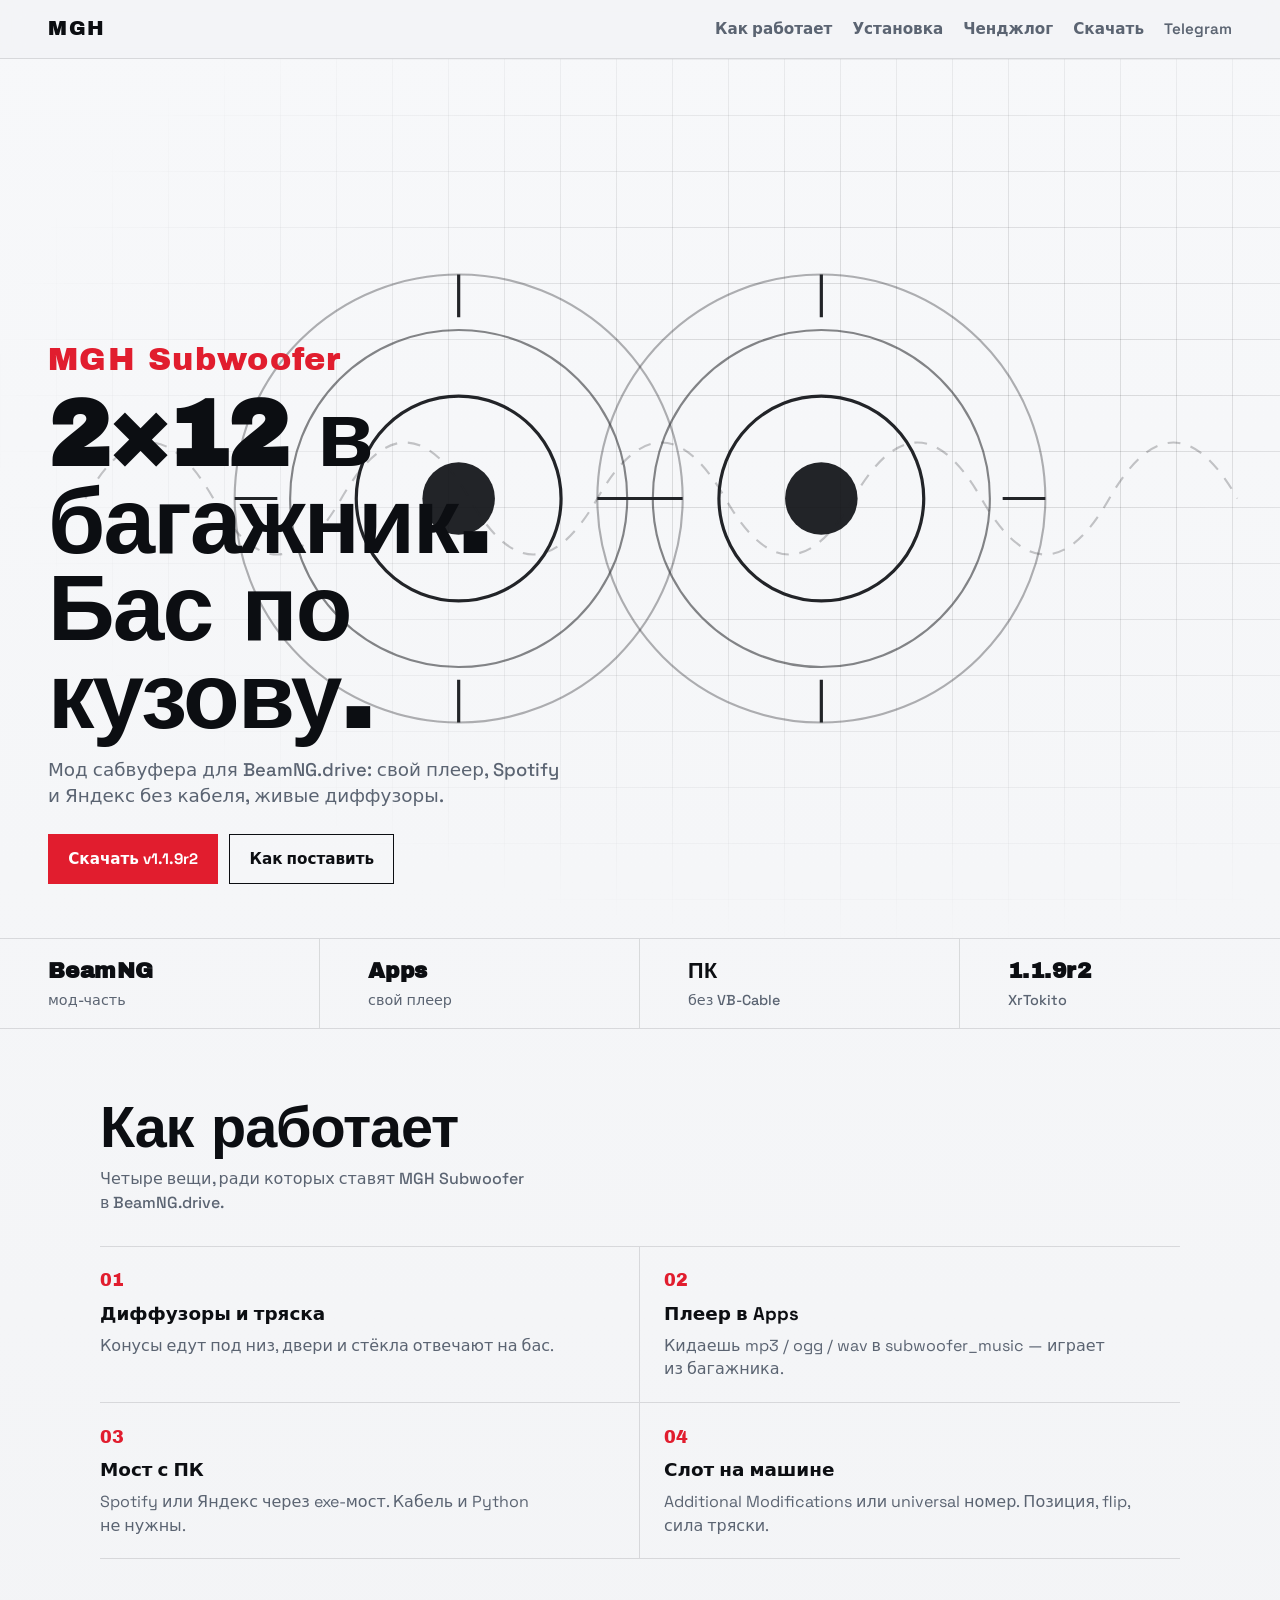
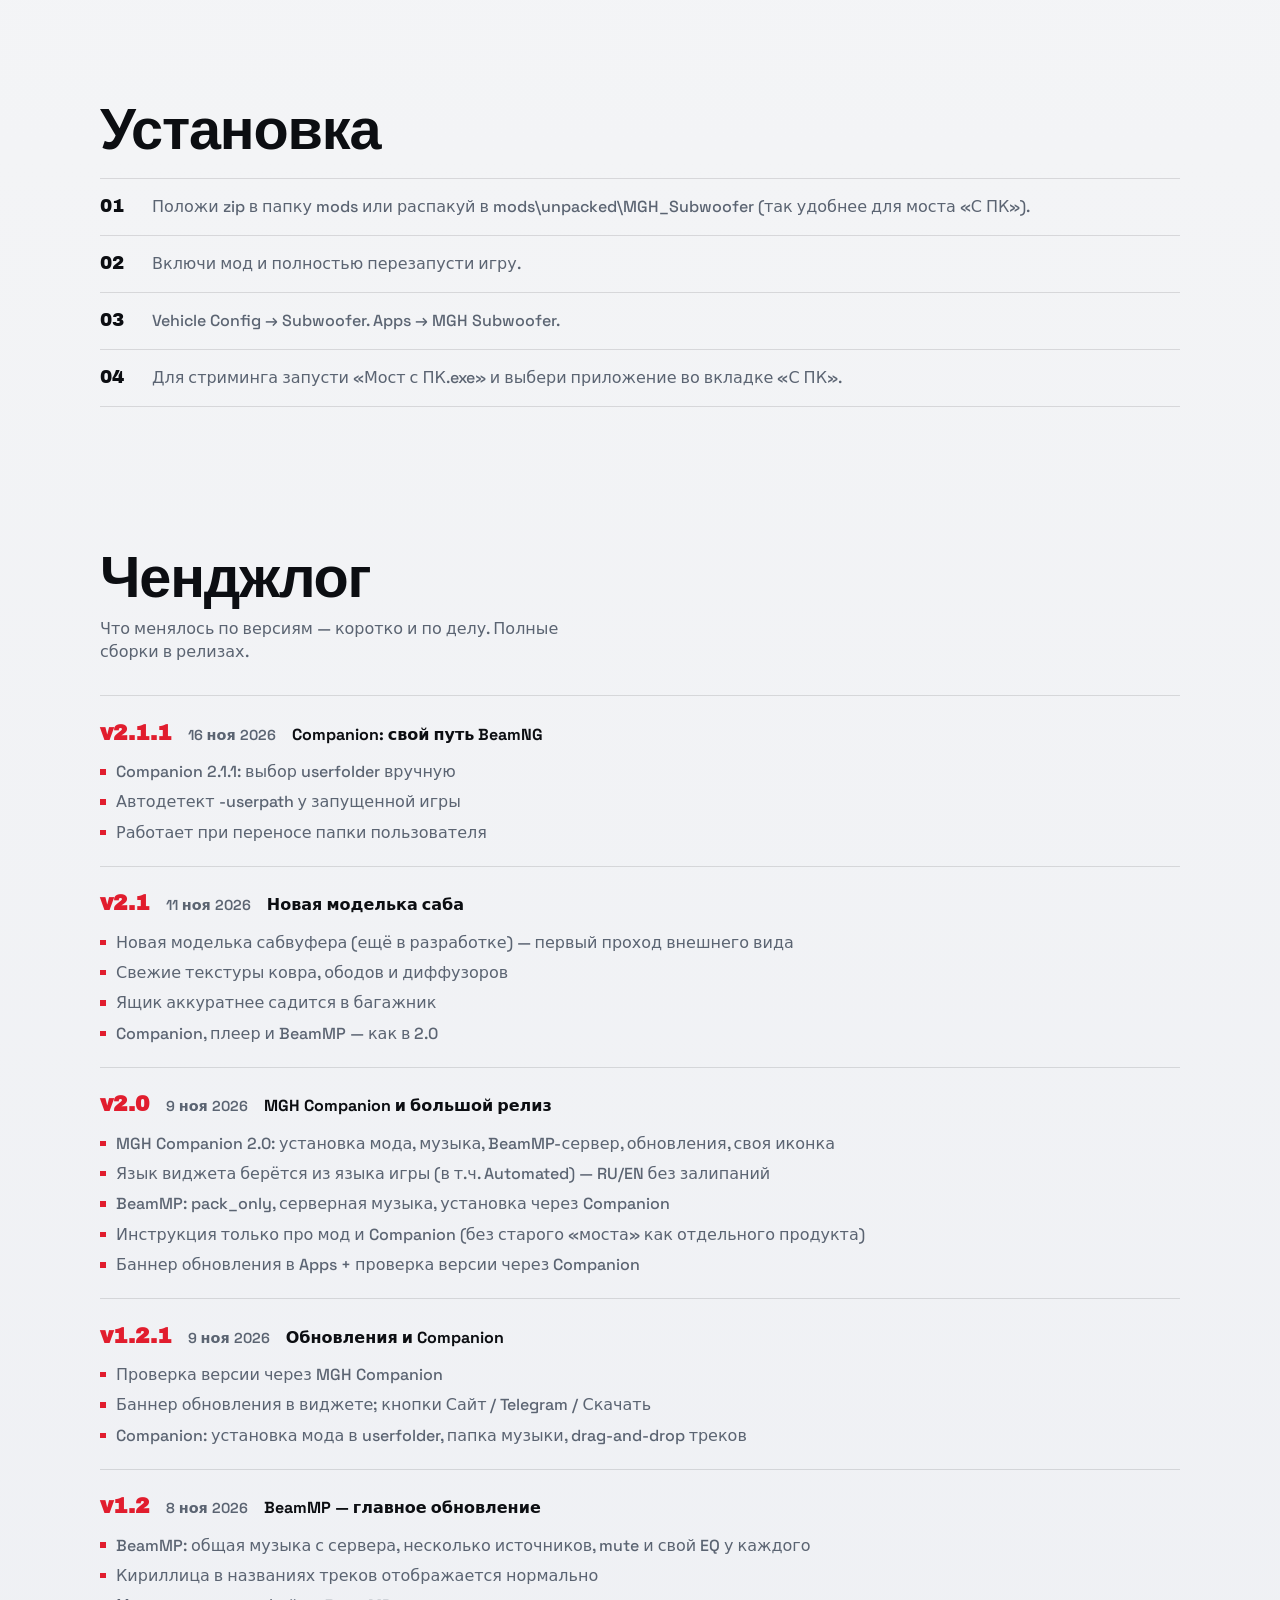
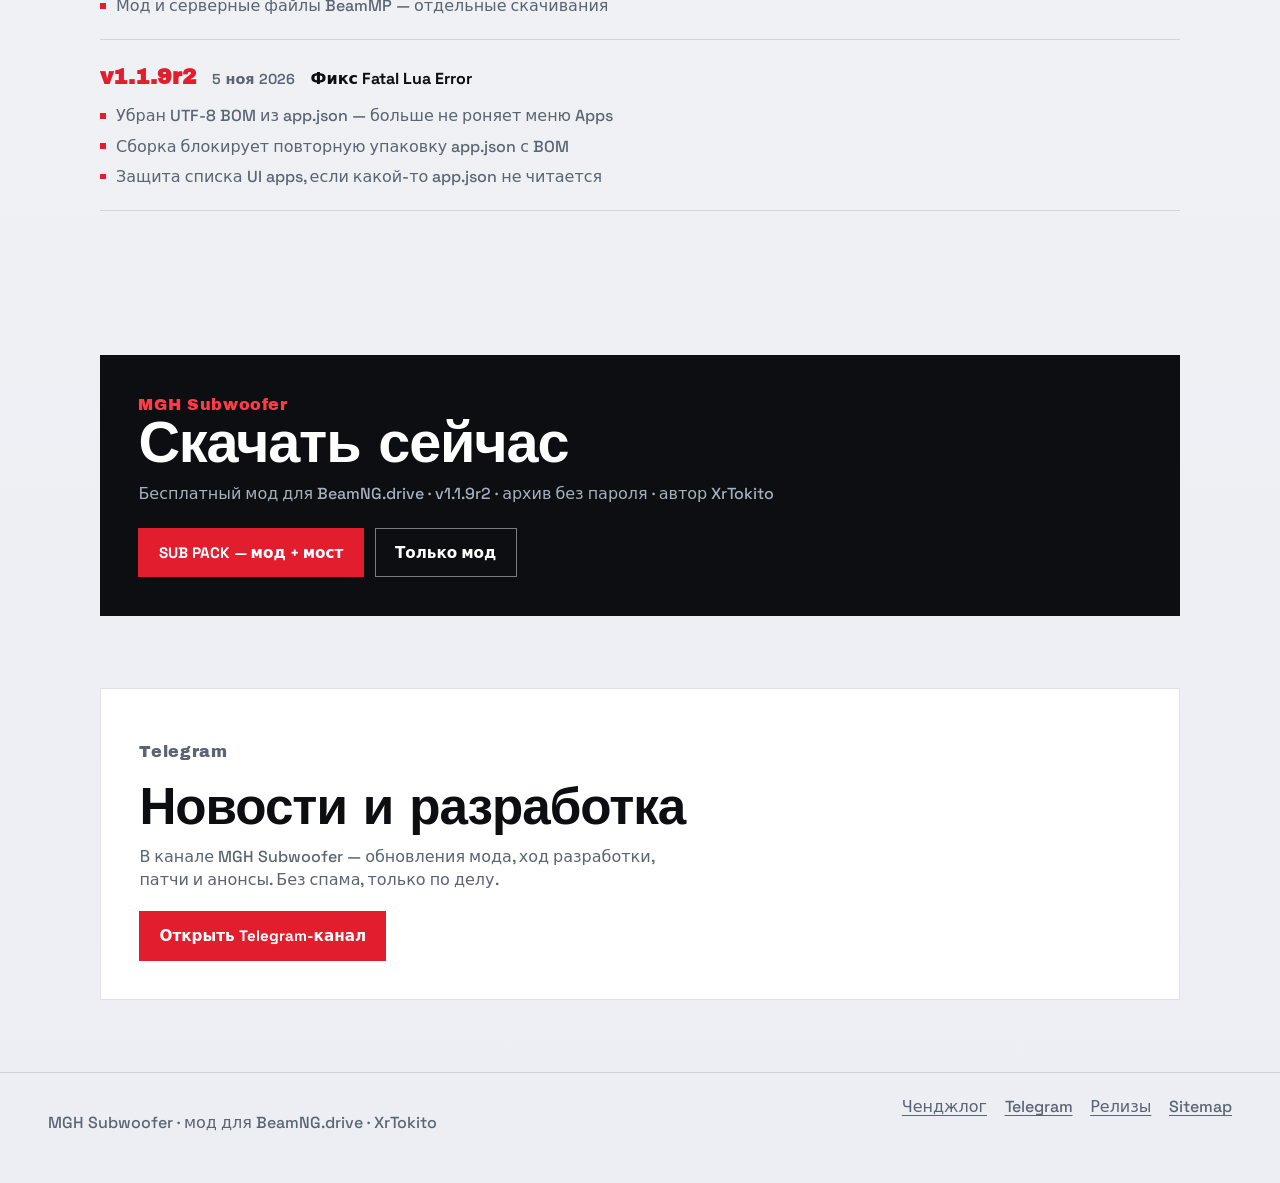
<file: index.html>
<!DOCTYPE html>
<html lang="ru">
<head>
  <meta charset="utf-8" />
  <meta name="viewport" content="width=device-width, initial-scale=1" />
  <title>MGH Subwoofer 2x12 — скачать мод сабвуфера для BeamNG.drive</title>
  <meta name="description" content="Скачать MGH Subwoofer 2x12 для BeamNG.drive: саб в багажник, плеер, Spotify и Яндекс без кабеля, живые диффузоры и тряска кузова. Версия 1.1.9r2, автор XrTokito." />
  <meta name="keywords" content="MGH Subwoofer, BeamNG, BeamNG.drive, мод, сабвуфер, subwoofer, скачать, Spotify, Яндекс.Музыка, XrTokito" />
  <meta name="author" content="XrTokito" />
  <meta name="robots" content="index, follow, max-image-preview:large" />
  <meta name="googlebot" content="index, follow" />
  <meta name="theme-color" content="#F3F4F6" />
  <meta name="color-scheme" content="light" />
  <link rel="canonical" href="https://rqsoulss.github.io/mgh-subwoofer-releases/" />
  <link rel="alternate" hreflang="ru" href="https://rqsoulss.github.io/mgh-subwoofer-releases/" />
  <link rel="alternate" hreflang="x-default" href="https://rqsoulss.github.io/mgh-subwoofer-releases/" />

  <meta property="og:type" content="website" />
  <meta property="og:locale" content="ru_RU" />
  <meta property="og:site_name" content="MGH Subwoofer" />
  <meta property="og:url" content="https://rqsoulss.github.io/mgh-subwoofer-releases/" />
  <meta property="og:title" content="MGH Subwoofer 2x12 — мод для BeamNG.drive" />
  <meta property="og:description" content="Саб 2×12: свой плеер, Spotify/Яндекс без кабеля, живые диффузоры. Скачать v1.1.9r2." />
  <meta property="og:image" content="https://rqsoulss.github.io/mgh-subwoofer-releases/assets/tg_post.png" />
  <meta property="og:image:alt" content="MGH Subwoofer — мод сабвуфера для BeamNG.drive" />
  <meta property="og:image:width" content="1280" />
  <meta property="og:image:height" content="720" />

  <meta name="twitter:card" content="summary_large_image" />
  <meta name="twitter:title" content="MGH Subwoofer 2x12 — мод для BeamNG.drive" />
  <meta name="twitter:description" content="Саб в багажник: плеер, звук с ПК без кабеля, живой бас. Скачать v1.1.9r2." />
  <meta name="twitter:image" content="https://rqsoulss.github.io/mgh-subwoofer-releases/assets/tg_post.png" />

  <link rel="icon" href="assets/tg_avatar.jpg" type="image/jpeg" />
  <link rel="apple-touch-icon" href="assets/tg_avatar.jpg" />
  <link rel="preconnect" href="https://fonts.googleapis.com" />
  <link rel="preconnect" href="https://fonts.gstatic.com" crossorigin />
  <link href="https://fonts.googleapis.com/css2?family=Archivo+Black&family=Space+Grotesk:wght@400;500;600;700&display=swap" rel="stylesheet" />
  <link rel="stylesheet" href="styles.css?v=12" />

  <script type="application/ld+json">
  {
    "@context": "https://schema.org",
    "@graph": [
      {
        "@type": "WebSite",
        "@id": "https://rqsoulss.github.io/mgh-subwoofer-releases/#website",
        "url": "https://rqsoulss.github.io/mgh-subwoofer-releases/",
        "name": "MGH Subwoofer",
        "description": "Официальная страница мода MGH Subwoofer 2x12 для BeamNG.drive",
        "inLanguage": "ru",
        "publisher": {
          "@type": "Person",
          "name": "XrTokito"
        }
      },
      {
        "@type": "WebPage",
        "@id": "https://rqsoulss.github.io/mgh-subwoofer-releases/#webpage",
        "url": "https://rqsoulss.github.io/mgh-subwoofer-releases/",
        "name": "MGH Subwoofer 2x12 — скачать мод сабвуфера для BeamNG.drive",
        "isPartOf": { "@id": "https://rqsoulss.github.io/mgh-subwoofer-releases/#website" },
        "primaryImageOfPage": {
          "@type": "ImageObject",
          "url": "https://rqsoulss.github.io/mgh-subwoofer-releases/assets/tg_post.png"
        },
        "inLanguage": "ru"
      },
      {
        "@type": "SoftwareApplication",
        "@id": "https://rqsoulss.github.io/mgh-subwoofer-releases/#app",
        "name": "MGH Subwoofer 2x12",
        "applicationCategory": "GameMod",
        "applicationSubCategory": "BeamNG.drive mod",
        "operatingSystem": "Windows",
        "softwareVersion": "1.1.9r2",
        "downloadUrl": "https://github.com/RqSoulSS/mgh-subwoofer-releases/releases/tag/v1.1.9r2",
        "installUrl": "https://github.com/RqSoulSS/mgh-subwoofer-releases/releases/download/v1.1.9r2/MGH_SUB_PACK.zip",
        "image": "https://rqsoulss.github.io/mgh-subwoofer-releases/assets/tg_post.png",
        "description": "Сабвуфер 2x12 для BeamNG.drive со своим плеером, захватом Spotify/Яндекс без кабеля, живыми диффузорами и тряской кузова.",
        "author": {
          "@type": "Person",
          "name": "XrTokito"
        },
        "offers": {
          "@type": "Offer",
          "price": "0",
          "priceCurrency": "USD",
          "availability": "https://schema.org/InStock"
        }
      },
      {
        "@type": "FAQPage",
        "mainEntity": [
          {
            "@type": "Question",
            "name": "Как установить MGH Subwoofer в BeamNG.drive?",
            "acceptedAnswer": {
              "@type": "Answer",
              "text": "Положите zip в папку mods или распакуйте в mods\\unpacked\\MGH_Subwoofer, включите мод и перезапустите игру. Затем поставьте Subwoofer в Vehicle Config и откройте Apps → MGH Subwoofer."
            }
          },
          {
            "@type": "Question",
            "name": "Нужен ли VB-Cable для Spotify?",
            "acceptedAnswer": {
              "@type": "Answer",
              "text": "Нет. Запустите «Мост с ПК.exe», включите трек и выберите приложение во вкладке «С ПК»."
            }
          },
          {
            "@type": "Question",
            "name": "Где скачать MGH Subwoofer?",
            "acceptedAnswer": {
              "@type": "Answer",
              "text": "На этой странице и в GitHub Releases: MGH_SUB_PACK.zip (мод + мост) или MGH_Subwoofer_solo.zip (только мод)."
            }
          }
        ]
      }
    ]
  }
  </script>
</head>
<body>
  <a class="skip" href="#download">К скачиванию</a>

  <header class="nav">
    <a class="nav__logo" href="https://rqsoulss.github.io/mgh-subwoofer-releases/" aria-label="MGH Subwoofer — на главную">MGH</a>
    <nav class="nav__links" aria-label="Разделы сайта">
      <a href="#how">Как работает</a>
      <a href="#install">Установка</a>
      <a href="#changelog">Ченджлог</a>
      <a href="#download">Скачать</a>
      <a href="https://t.me/Mghmods" rel="noopener noreferrer" target="_blank">Telegram</a>
    </nav>
  </header>

  <main>
    <section class="hero" aria-labelledby="hero-title">
      <div class="hero__stage" aria-hidden="true">
        <div class="hero__grid"></div>
        <svg class="hero__cones" viewBox="0 0 1200 720" fill="none" xmlns="http://www.w3.org/2000/svg" role="img" aria-label="Схема двух диффузоров 2x12">
          <g class="cone cone--a">
            <circle cx="430" cy="360" r="210" stroke="currentColor" stroke-width="2" opacity=".35"/>
            <circle cx="430" cy="360" r="158" stroke="currentColor" stroke-width="2" opacity=".55"/>
            <circle cx="430" cy="360" r="96" stroke="currentColor" stroke-width="3"/>
            <circle cx="430" cy="360" r="34" fill="currentColor"/>
            <path class="pulse" d="M430 150v40M430 530v40M220 360h40M600 360h40" stroke="currentColor" stroke-width="3"/>
          </g>
          <g class="cone cone--b">
            <circle cx="770" cy="360" r="210" stroke="currentColor" stroke-width="2" opacity=".35"/>
            <circle cx="770" cy="360" r="158" stroke="currentColor" stroke-width="2" opacity=".55"/>
            <circle cx="770" cy="360" r="96" stroke="currentColor" stroke-width="3"/>
            <circle cx="770" cy="360" r="34" fill="currentColor"/>
            <path class="pulse" d="M770 150v40M770 530v40M560 360h40M940 360h40" stroke="currentColor" stroke-width="3"/>
          </g>
          <path class="wave" d="M80 360c40-70 80-70 120 0s80 70 120 0 80-70 120 0 80 70 120 0 80-70 120 0 80 70 120 0 80-70 120 0 80 70 120 0 80-70 120 0" stroke="currentColor" stroke-width="2" opacity=".25"/>
        </svg>
      </div>

      <div class="hero__content">
        <p class="hero__brand">MGH Subwoofer</p>
        <h1 id="hero-title">2×12 в багажник.<br/>Бас по кузову.</h1>
        <p class="hero__text">Мод сабвуфера для BeamNG.drive: свой плеер, Spotify и Яндекс без кабеля, живые диффузоры.</p>
        <div class="hero__actions">
          <a class="btn btn--solid" href="#download">Скачать v1.1.9r2</a>
          <a class="btn btn--line" href="#how">Как поставить</a>
        </div>
      </div>
    </section>

    <section class="rail" aria-label="Кратко о моде">
      <div><b>BeamNG</b><span>мод-часть</span></div>
      <div><b>Apps</b><span>свой плеер</span></div>
      <div><b>ПК</b><span>без VB-Cable</span></div>
      <div><b>1.1.9r2</b><span>XrTokito</span></div>
    </section>

    <section class="how" id="how" aria-labelledby="how-title">
      <div class="how__head">
        <h2 id="how-title">Как работает</h2>
        <p>Четыре вещи, ради которых ставят MGH Subwoofer в BeamNG.drive.</p>
      </div>
      <div class="how__list">
        <article>
          <span>01</span>
          <h3>Диффузоры и тряска</h3>
          <p>Конусы едут под низ, двери и стёкла отвечают на бас.</p>
        </article>
        <article>
          <span>02</span>
          <h3>Плеер в Apps</h3>
          <p>Кидаешь mp3 / ogg / wav в subwoofer_music — играет из багажника.</p>
        </article>
        <article>
          <span>03</span>
          <h3>Мост с ПК</h3>
          <p>Spotify или Яндекс через exe-мост. Кабель и Python не нужны.</p>
        </article>
        <article>
          <span>04</span>
          <h3>Слот на машине</h3>
          <p>Additional Modifications или universal номер. Позиция, flip, сила тряски.</p>
        </article>
      </div>
    </section>

    <section class="path" id="install" aria-labelledby="install-title">
      <h2 id="install-title">Установка</h2>
      <ol>
        <li>Положи zip в папку mods или распакуй в mods\unpacked\MGH_Subwoofer (так удобнее для моста «С ПК»).</li>
        <li>Включи мод и полностью перезапусти игру.</li>
        <li>Vehicle Config → Subwoofer. Apps → MGH Subwoofer.</li>
        <li>Для стриминга запусти «Мост с ПК.exe» и выбери приложение во вкладке «С ПК».</li>
      </ol>
    </section>

    <section class="log" id="changelog" aria-labelledby="log-title">
      <div class="log__head">
        <h2 id="log-title">Ченджлог</h2>
        <p>Что менялось по версиям — коротко и по делу. Полные сборки в релизах.</p>
      </div>
      <div class="log__list" id="changelog-list">
        <article class="log__item" data-version="1.1.9r2">
          <header>
            <b>v1.1.9r2</b>
            <time datetime="2026-11-05">5 ноя 2026</time>
            <span>Фикс Fatal Lua Error</span>
          </header>
          <ul>
            <li>Убран UTF-8 BOM из app.json — больше не роняет меню Apps</li>
            <li>Сборка блокирует повторную упаковку app.json с BOM</li>
            <li>Защита списка UI apps, если какой-то app.json не читается</li>
          </ul>
        </article>
        <article class="log__item" data-version="1.1.9">
          <header>
            <b>v1.1.9</b>
            <time datetime="2026-11-05">5 ноя 2026</time>
            <span>Уведомления об обновлениях</span>
          </header>
          <ul>
            <li>В Apps — чип update и баннер, когда вышла новая версия</li>
            <li>Из игры: сайт / Telegram / скачать</li>
            <li>В SUB PACK — ярлыки сайта и канала</li>
          </ul>
        </article>
        <article class="log__item" data-version="1.1.8">
          <header>
            <b>v1.1.8</b>
            <time datetime="2026-11-05">5 ноя 2026</time>
            <span>Чистый релиз</span>
          </header>
          <ul>
            <li>Свежая сборка после чистки ассетов и метаданных</li>
            <li>Актуальные маунты и universal-слот</li>
            <li>Сайт и Telegram-канал обновлены</li>
          </ul>
        </article>
        <article class="log__item" data-version="1.1.7">
          <header>
            <b>v1.1.7</b>
            <time datetime="2026-11-05">5 ноя 2026</time>
            <span>Мост с ПК</span>
          </header>
          <ul>
            <li>Захват Spotify / Яндекс без VB-Cable</li>
            <li>Play/pause синхронизируется с приложением на ПК</li>
            <li>Меньше эха и подвисаний при захвате</li>
            <li>Steam и BeamNG больше не мешают в списке приложений</li>
          </ul>
        </article>
      </div>
    </section>

    <section class="get" id="download" aria-labelledby="download-title">
      <div class="get__box">
        <p class="get__brand">MGH Subwoofer</p>
        <h2 id="download-title">Скачать сейчас</h2>
        <p>Бесплатный мод для BeamNG.drive · v1.1.9r2 · архив без пароля · автор XrTokito</p>
        <div class="get__btns">
          <a class="btn btn--solid" href="https://github.com/RqSoulSS/mgh-subwoofer-releases/releases/download/v1.1.9r2/MGH_SUB_PACK.zip">SUB PACK — мод + мост</a>
          <a class="btn btn--line" href="https://github.com/RqSoulSS/mgh-subwoofer-releases/releases/download/v1.1.9r2/MGH_Subwoofer_solo.zip">Только мод</a>
        </div>
      </div>
    </section>

    <section class="tg" id="telegram" aria-labelledby="tg-title">
      <div class="tg__box">
        <p class="tg__kicker">Telegram</p>
        <h2 id="tg-title">Новости и разработка</h2>
        <p>В канале MGH Subwoofer — обновления мода, ход разработки, патчи и анонсы. Без спама, только по делу.</p>
        <a class="btn btn--solid" href="https://t.me/Mghmods" rel="noopener noreferrer" target="_blank">Открыть Telegram-канал</a>
      </div>
    </section>
  </main>

  <footer class="foot">
    <p>MGH Subwoofer · мод для BeamNG.drive · XrTokito</p>
    <div class="foot__links">
      <a href="#changelog">Ченджлог</a>
      <a href="https://t.me/Mghmods" rel="noopener noreferrer" target="_blank">Telegram</a>
      <a href="https://github.com/RqSoulSS/mgh-subwoofer-releases/releases">Релизы</a>
      <a href="https://rqsoulss.github.io/mgh-subwoofer-releases/sitemap.xml">Sitemap</a>
    </div>
  </footer>

  <script src="main.js?v=4"></script>
</body>
</html>
</file>
<file: styles.css>
:root {
  --bg: #f3f4f6;
  --bg-2: #e7e9ee;
  --ink: #0c0e12;
  --mute: #5b6472;
  --line: rgba(12, 14, 18, 0.12);
  --signal: #e11d2e;
  --signal-2: #ff3b4a;
  --steel: #9aa3b2;
  --display: "Archivo Black", Impact, sans-serif;
  --body: "Space Grotesk", system-ui, sans-serif;
  --pad: clamp(1.1rem, 4vw, 3rem);
  --max: 1080px;
  --ease: cubic-bezier(0.2, 0.9, 0.2, 1);
}

*,
*::before,
*::after { box-sizing: border-box; }

html { scroll-behavior: smooth; }

body {
  margin: 0;
  color: var(--ink);
  font-family: var(--body);
  background:
    linear-gradient(180deg, #f7f8fa 0%, var(--bg) 40%, #eceef3 100%);
  line-height: 1.45;
  -webkit-font-smoothing: antialiased;
}

a { color: inherit; text-decoration: none; }
.skip {
  position: absolute;
  left: -999px;
  top: 0;
  background: var(--ink);
  color: #fff;
  padding: 0.6rem 1rem;
  z-index: 50;
}
.skip:focus { left: 1rem; top: 1rem; }

.nav {
  position: sticky;
  top: 0;
  z-index: 30;
  display: flex;
  justify-content: space-between;
  align-items: center;
  gap: 1rem;
  padding: 0.9rem var(--pad);
  background: rgba(243, 244, 246, 0.86);
  backdrop-filter: blur(12px);
  border-bottom: 1px solid var(--line);
}

.nav__logo {
  font-family: var(--display);
  letter-spacing: 0.08em;
  font-size: 1.25rem;
  cursor: pointer;
}

.nav__links {
  display: flex;
  gap: 1.25rem;
  font-weight: 600;
  font-size: 0.95rem;
  color: var(--mute);
}
.nav__links a { cursor: pointer; transition: color 160ms var(--ease); }
.nav__links a:hover,
.nav__links a:focus-visible { color: var(--ink); }
.nav__links a:focus-visible { outline: 2px solid var(--signal); outline-offset: 4px; }

.hero {
  position: relative;
  min-height: min(100svh, 880px);
  display: grid;
  align-items: end;
  overflow: hidden;
  border-bottom: 1px solid var(--line);
}

.hero__stage {
  position: absolute;
  inset: 0;
  color: var(--ink);
}

.hero__grid {
  position: absolute;
  inset: 0;
  background-image:
    linear-gradient(var(--line) 1px, transparent 1px),
    linear-gradient(90deg, var(--line) 1px, transparent 1px);
  background-size: 56px 56px;
  mask-image: radial-gradient(ellipse at 70% 40%, #000 20%, transparent 72%);
}

.hero__cones {
  position: absolute;
  inset: 0;
  width: 100%;
  height: 100%;
  opacity: 0.9;
}

.cone--a { transform-origin: 430px 360px; animation: thump 2.4s var(--ease) infinite; }
.cone--b { transform-origin: 770px 360px; animation: thump 2.4s var(--ease) 0.18s infinite; }
.pulse { animation: tick 2.4s var(--ease) infinite; }
.wave {
  stroke-dasharray: 12 10;
  animation: flow 8s linear infinite;
}

.hero__content {
  position: relative;
  z-index: 1;
  padding: clamp(5rem, 14vh, 8rem) var(--pad) clamp(2.4rem, 6vh, 3.5rem);
  max-width: 720px;
}

.hero__brand {
  margin: 0 0 0.55rem;
  font-family: var(--display);
  font-size: clamp(1.35rem, 2.8vw, 2rem);
  letter-spacing: 0.04em;
  color: var(--signal);
  animation: up 0.8s var(--ease) both;
}

.hero h1 {
  margin: 0;
  font-family: var(--display);
  font-size: clamp(2.8rem, 9vw, 5.8rem);
  line-height: 0.94;
  letter-spacing: -0.02em;
  text-wrap: balance;
  animation: up 0.9s var(--ease) 0.08s both;
}

.hero__text {
  margin: 1rem 0 0;
  max-width: 32rem;
  color: var(--mute);
  font-size: clamp(1rem, 2vw, 1.15rem);
  font-weight: 500;
  text-wrap: pretty;
  animation: up 0.9s var(--ease) 0.16s both;
}

.hero__actions {
  display: flex;
  flex-wrap: wrap;
  gap: 0.7rem;
  margin-top: 1.5rem;
  animation: up 0.9s var(--ease) 0.24s both;
}

.btn {
  display: inline-flex;
  align-items: center;
  justify-content: center;
  min-height: 48px;
  padding: 0.8rem 1.2rem;
  border: 1.5px solid transparent;
  font-family: var(--body);
  font-weight: 700;
  font-size: 0.95rem;
  cursor: pointer;
  transition: transform 160ms var(--ease), background 160ms var(--ease), color 160ms var(--ease), border-color 160ms var(--ease);
}
.btn:hover { transform: translateY(-1px); }
.btn:active { transform: none; }
.btn:focus-visible { outline: 2px solid var(--ink); outline-offset: 3px; }

.btn--solid {
  background: var(--signal);
  color: #fff;
}
.btn--solid:hover { background: var(--signal-2); }

.btn--line {
  background: transparent;
  border-color: var(--ink);
  color: var(--ink);
}
.btn--line:hover { background: var(--ink); color: #fff; }

.rail {
  display: grid;
  grid-template-columns: repeat(4, 1fr);
  border-bottom: 1px solid var(--line);
}
.rail > div {
  padding: 1.1rem var(--pad);
  border-right: 1px solid var(--line);
}
.rail > div:last-child { border-right: 0; }
.rail b {
  display: block;
  font-family: var(--display);
  font-size: 1.35rem;
  letter-spacing: 0.02em;
}
.rail span {
  color: var(--mute);
  font-size: 0.9rem;
  font-weight: 500;
}

.how,
.path,
.log,
.get {
  padding: clamp(3rem, 8vh, 5rem) var(--pad);
  max-width: calc(var(--max) + 2 * var(--pad));
  margin: 0 auto;
}

.how__head,
.log__head {
  max-width: 32rem;
  margin-bottom: 2rem;
}
.how__head h2,
.path h2,
.log__head h2,
.get h2 {
  margin: 0;
  font-family: var(--display);
  font-size: clamp(2.2rem, 5.5vw, 3.6rem);
  letter-spacing: -0.02em;
  line-height: 0.95;
  text-wrap: balance;
}
.how__head p,
.log__head p,
.get__box > p:not(.get__brand) {
  margin: 0.7rem 0 0;
  color: var(--mute);
  font-weight: 500;
  text-wrap: pretty;
}

.log__list {
  display: grid;
  gap: 0;
  border-top: 1px solid var(--line);
}
.log__item {
  padding: 1.35rem 0;
  border-bottom: 1px solid var(--line);
}
.log__item header {
  display: flex;
  flex-wrap: wrap;
  align-items: baseline;
  gap: 0.55rem 1rem;
  margin-bottom: 0.7rem;
}
.log__item b {
  font-family: var(--display);
  font-size: 1.35rem;
  letter-spacing: 0.02em;
  color: var(--signal);
}
.log__item time {
  color: var(--mute);
  font-size: 0.9rem;
  font-weight: 600;
}
.log__item header span {
  flex: 1 1 12rem;
  font-weight: 700;
  color: var(--ink);
}
.log__item ul {
  margin: 0;
  padding: 0;
  list-style: none;
  display: grid;
  gap: 0.45rem;
}
.log__item li {
  position: relative;
  padding-left: 1rem;
  color: var(--mute);
  font-weight: 500;
  text-wrap: pretty;
}
.log__item li::before {
  content: "";
  position: absolute;
  left: 0;
  top: 0.55em;
  width: 0.35rem;
  height: 0.35rem;
  background: var(--signal);
}

.how__list {
  display: grid;
  grid-template-columns: repeat(2, minmax(0, 1fr));
  gap: 0;
  border-top: 1px solid var(--line);
}
.how__list article {
  padding: 1.35rem 1.1rem 1.35rem 0;
  border-bottom: 1px solid var(--line);
}
.how__list article:nth-child(odd) {
  padding-right: 1.5rem;
  border-right: 1px solid var(--line);
}
.how__list article:nth-child(even) {
  padding-left: 1.5rem;
}
.how__list span {
  display: block;
  font-family: var(--display);
  color: var(--signal);
  font-size: 1.1rem;
  margin-bottom: 0.45rem;
}
.how__list h3 {
  margin: 0 0 0.4rem;
  font-size: 1.15rem;
}
.how__list p {
  margin: 0;
  color: var(--mute);
  text-wrap: pretty;
}

.path ol {
  margin: 1.25rem 0 0;
  padding: 0;
  list-style: none;
  counter-reset: step;
}
.path li {
  counter-increment: step;
  display: grid;
  grid-template-columns: 2.4rem minmax(0, 1fr);
  gap: 0.85rem;
  align-items: start;
  padding: 1rem 0;
  border-top: 1px solid var(--line);
  color: var(--mute);
  font-weight: 500;
  text-wrap: pretty;
}
.path li::before {
  content: counter(step, decimal-leading-zero);
  font-family: var(--display);
  color: var(--ink);
  font-size: 1.15rem;
  line-height: 1.3;
}
.path li:last-child { border-bottom: 1px solid var(--line); }

.get__box {
  padding: clamp(1.5rem, 4vw, 2.4rem);
  background: var(--ink);
  color: #f5f6f8;
}
.get__brand {
  margin: 0;
  font-family: var(--display);
  color: var(--signal-2);
  letter-spacing: 0.04em;
}
.get h2 { color: #fff; }
.get__box > p:not(.get__brand) { color: #a7b0bd; }
.get__btns {
  display: flex;
  flex-wrap: wrap;
  gap: 0.7rem;
  margin-top: 1.4rem;
}
.get .btn--solid { background: var(--signal); }
.get .btn--line {
  border-color: rgba(255, 255, 255, 0.45);
  color: #fff;
}
.get .btn--line:hover {
  background: #fff;
  color: var(--ink);
  border-color: #fff;
}

.tg {
  padding: 0 var(--pad) clamp(3rem, 8vh, 5rem);
  max-width: calc(var(--max) + 2 * var(--pad));
  margin: 0 auto;
}
.tg__box {
  padding: clamp(1.5rem, 4vw, 2.4rem);
  border: 1px solid var(--line);
  background: #fff;
}
.tg__kicker {
  margin: 0;
  font-family: var(--display);
  color: var(--signal);
  letter-spacing: 0.04em;
}
.tg h2 {
  margin: 0.35rem 0 0;
  font-family: var(--display);
  font-size: clamp(2rem, 5vw, 3.2rem);
  letter-spacing: -0.02em;
  line-height: 0.95;
}
.tg p {
  margin: 0.8rem 0 1.25rem;
  max-width: 34rem;
  color: var(--mute);
  font-weight: 500;
  text-wrap: pretty;
}

.foot {
  display: flex;
  justify-content: space-between;
  gap: 1rem;
  flex-wrap: wrap;
  padding: 1.4rem var(--pad) 2rem;
  border-top: 1px solid var(--line);
  color: var(--mute);
  font-weight: 500;
}
.foot__links {
  display: flex;
  gap: 1.1rem;
}
.foot a {
  text-decoration: underline;
  text-underline-offset: 3px;
  cursor: pointer;
}

.reveal {
  opacity: 0;
  transform: translateY(16px);
  transition: opacity 0.65s var(--ease), transform 0.65s var(--ease);
}
.reveal.in { opacity: 1; transform: none; }

@keyframes up {
  from { opacity: 0; transform: translateY(18px); }
  to { opacity: 1; transform: none; }
}
@keyframes thump {
  0%, 100% { transform: scale(1); }
  45% { transform: scale(1.035); }
  60% { transform: scale(0.992); }
}
@keyframes tick {
  0%, 100% { opacity: 0.25; }
  45% { opacity: 1; }
}
@keyframes flow {
  to { stroke-dashoffset: -220; }
}

@media (max-width: 820px) {
  .rail { grid-template-columns: 1fr 1fr; }
  .rail > div:nth-child(2) { border-right: 0; }
  .how__list { grid-template-columns: 1fr; }
  .how__list article:nth-child(odd),
  .how__list article:nth-child(even) {
    padding-left: 0;
    padding-right: 0;
    border-right: 0;
  }
}

@media (max-width: 560px) {
  .rail { grid-template-columns: 1fr; }
  .rail > div { border-right: 0; }
  .hero__actions,
  .get__btns { flex-direction: column; }
  .btn { width: 100%; }
  .hero__cones { opacity: 0.45; transform: scale(1.25); transform-origin: 70% 40%; }
}

@media (prefers-reduced-motion: reduce) {
  html { scroll-behavior: auto; }
  .cone--a, .cone--b, .pulse, .wave,
  .hero__brand, .hero h1, .hero__text, .hero__actions,
  .reveal {
    animation: none !important;
    transition: none !important;
    opacity: 1;
    transform: none;
  }
}
</file>
